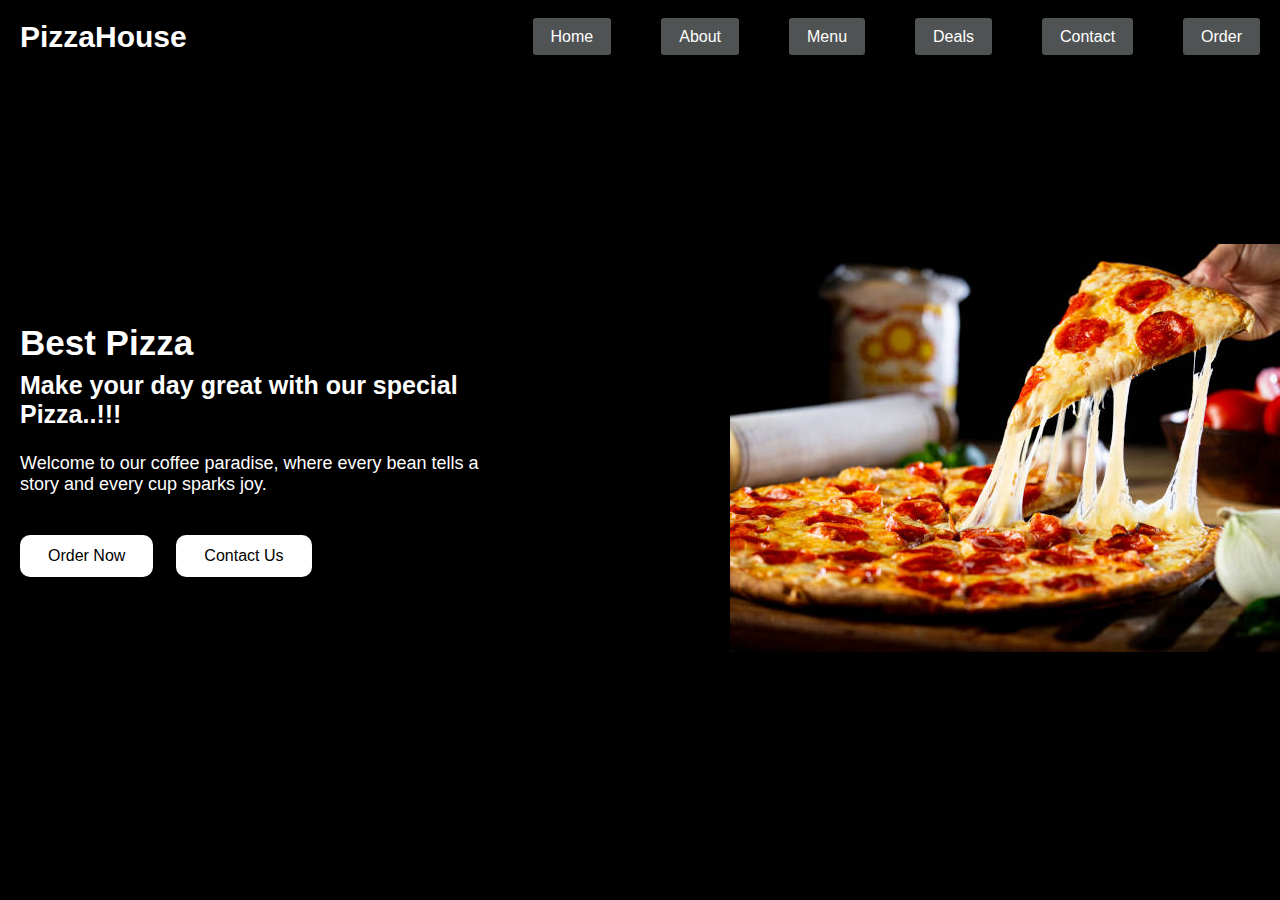
<file: index.html>
<!DOCTYPE html>
<html lang="en">
<head>
    <meta charset="UTF-8">
    <meta name="viewport" content="width=device-width, initial-scale=1.0">
    <title>Pizza Shop project</title>
    <link rel="stylesheet" href="styles/style.css">
</head>
<body>
    <header>
        <nav class="navbar section-content">
            <a href="#" class="nav-logo">
                <h2 class="logo-text">PizzaHouse</h2>
            </a>
            <ul class="nav-menu">
                <li class="nav-item">
                    <a href="#" class="nav-link">Home</a>
                </li>
                <li class="nav-item">
                    <a href="#" class="nav-link">About</a>
                </li>
                <li class="nav-item">
                    <a href="#" class="nav-link">Menu</a>
                </li>
                <li class="nav-item">
                    <a href="#" class="nav-link">Deals</a>
                </li>
                <li class="nav-item">
                    <a href="#" class="nav-link">Contact</a>
                </li>
                <li class="nav-item">
                    <a href="#" class="nav-link">Order</a>
                </li>
            </ul>
        </nav>
    </header>

    <main>
        <section class="hero-section">
            <div class="section-content">
                <div class="hero-details">
                   <h2 class="title">Best Pizza</h2>
                   <h3 class="subtitle">Make your day great with our special Pizza..!!!</h3>
                   <p class="description">Welcome to our coffee paradise, where 
                    every bean tells a story and every cup sparks joy.</p>

                    <div class="buttons">
                        <a href="" class="button order-now">Order Now</a>
                        <a href="" class="button Contact-us">Contact Us</a>
                    </div>
                </div>

                <div class="hero-image-wrapper">
                    <img src="images/pizza home page image.jpg" alt="" class="hero-image">
                </div>
            </div>
        </section>
    </main>
</body>
</html>
</file>
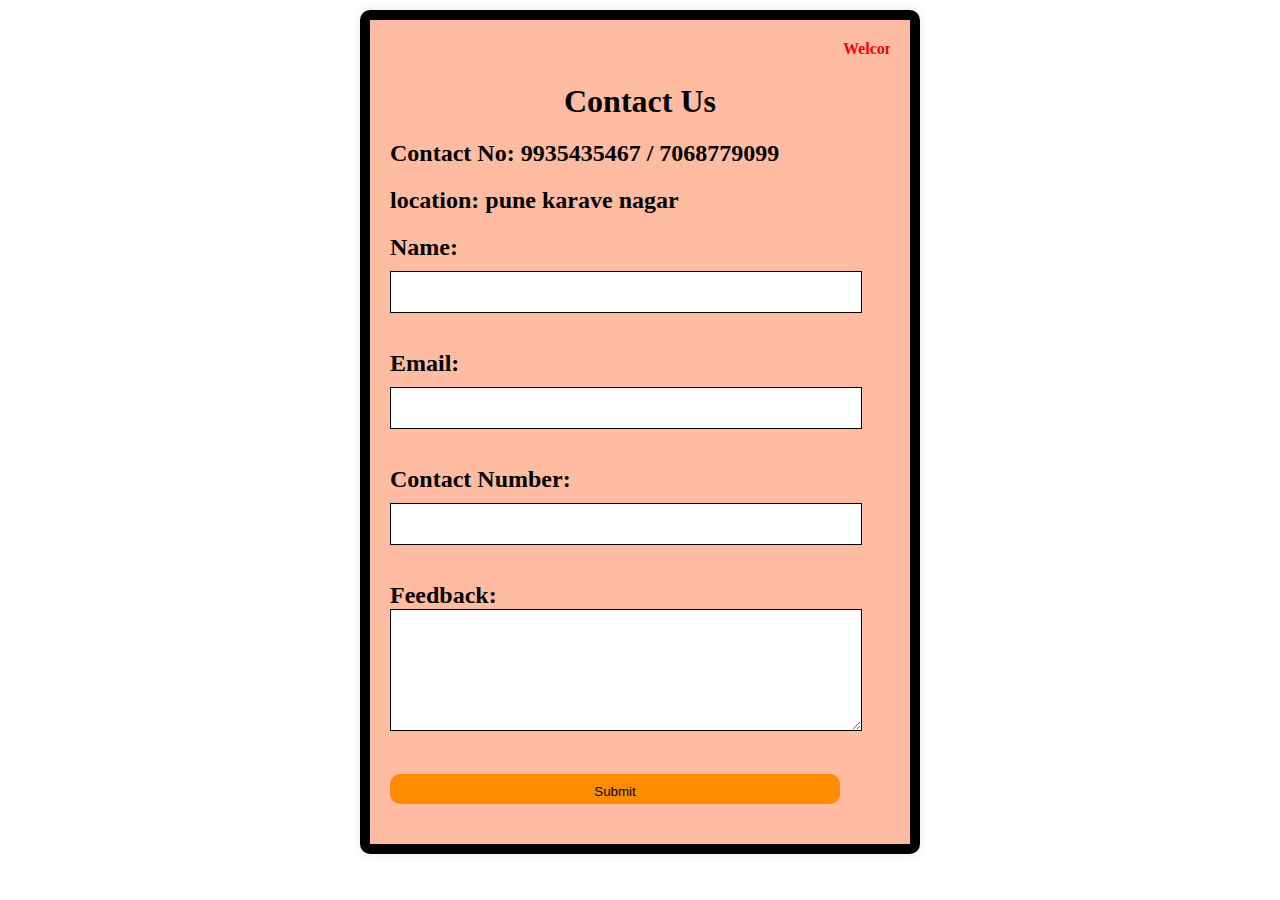
<file: contact.html>
<!DOCTYPE html>
<html>
<head>
	<title>Contact Us</title>
	<link rel="stylesheet" href="./contact.css">
</head>
<body>
	<div class="contact-container">
                 <marquee  behavior="scroll" direction="left" style="color: #FF0000;"><b>Welcome to our Contact Us page! Pizza Bite Open                   Timing: Monday> - Thursday: 11am to 10pm, Friday - Saturday: 11am to 11pm, Sunday: 12pm to 9pm</b></marquee>
		<h1><b>Contact Us</b></h1>
                                   <h2>Contact No: 9935435467 / 7068779099</h2>
                                    <h2>location:  pune karave nagar<h2>

		<form>
			<label for="name">Name:</label>
			<input type="text" id="name" name="name"><br><br>
			<label for="email">Email:</label>
			<input type="email" id="email" name="email"><br><br>
                                                    <label for="contact number">Contact Number:</label>
			<input type="text" id="contact number" name="contact number"><br><br
			<label for="feedback">Feedback:</label>
			<textarea id="feedback" name="feedback"></textarea><br><br>
			<input type="submit" value="Submit">
		</form>
	</div>
</body>
</html>
</file>
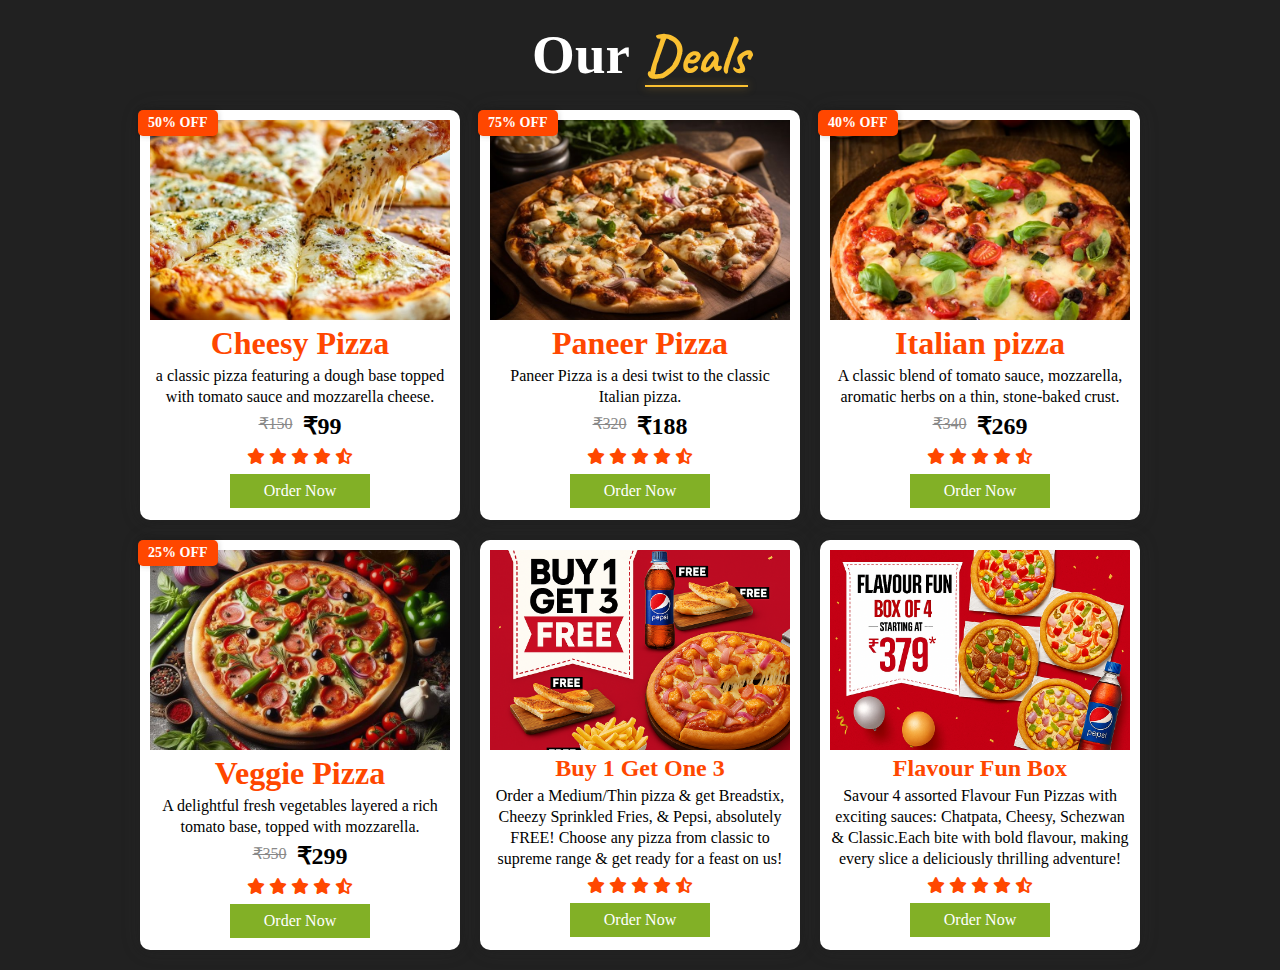
<file: pages/deal.html>
<!DOCTYPE html>
<html lang="en">

<head>
    <meta charset="UTF-8">
    <meta name="viewport" content="width=device-width, initial-scale=1.0">
    <title>Deals</title>
    <link rel="stylesheet" href="../styles/deal.css">
    <link rel="stylesheet" href="https://cdnjs.cloudflare.com/ajax/libs/font-awesome/6.7.2/css/all.min.css">
</head>

<body>
    <h1 class="main-heading">Our<span>Deals</span></h1>
    <div class="cards-container">
        <div class="card">
            <div class="image-container">
                <img src="../images/Cheesy Pizza.jpg">
            </div>
            <div class="small-card">
                <i class="fa-solid fa-heart"></i>
            </div>
            <div class="menu-info">
                <h2>Cheesy Pizza</h2>
                <P>a classic pizza featuring a dough base topped with tomato sauce and mozzarella cheese.</P>
                <div class="price">
                    <span><del>₹150</del></span>
                    <h3>₹99</h3>
                </div>

                <div class="menu-icon">
                    <i class="fa-solid fa-star"></i>
                    <i class="fa-solid fa-star"></i>
                    <i class="fa-solid fa-star"></i>
                    <i class="fa-solid fa-star"></i>
                    <i class="fa-solid fa-star-half-stroke"></i>
                </div>
                <a href="./order.html" class="menu_btn">Order Now</a>
            </div>
            <div class="offer">
                <span>50% OFF</span>
            </div>
        </div>
           <div class="card">
            <div class="image-container">
                <img src="../images/Paneer  Pizza.jpg">
            </div>
            <div class="small-card">
                <i class="fa-solid fa-heart"></i>
            </div>
            <div class="menu-info">
                <h2>Paneer Pizza</h2>
                <P>Paneer Pizza is a desi twist to the classic Italian pizza.</P>
                <div class="price">
                    <span><del>₹320</del></span>
                    <h3>₹188</h3>
                </div>

                <div class="menu-icon">
                    <i class="fa-solid fa-star"></i>
                    <i class="fa-solid fa-star"></i>
                    <i class="fa-solid fa-star"></i>
                    <i class="fa-solid fa-star"></i>
                    <i class="fa-solid fa-star-half-stroke"></i>
                </div>
                <a href="./order.html" class="menu_btn">Order Now</a>
            </div>
            <div class="offer">
                <span>75% OFF</span>
            </div>
        </div>

        <div class="card">
            <div class="image-container">
                <img src="../images/Italian Pizza.jpg">
            </div>
            <div class="small-card">
                <i class="fa-solid fa-heart"></i>
            </div>
            <div class="menu-info">
                <h2>Italian pizza</h2>
                <P>A classic blend of tomato sauce, mozzarella, aromatic herbs on a thin, stone-baked crust.</P>
                <div class="price">
                    <span><del>₹340</del></span>
                    <h3>₹269</h3>
                </div>

                <div class="menu-icon">
                    <i class="fa-solid fa-star"></i>
                    <i class="fa-solid fa-star"></i>
                    <i class="fa-solid fa-star"></i>
                    <i class="fa-solid fa-star"></i>
                    <i class="fa-solid fa-star-half-stroke"></i>
                </div>
                <a href="./order.html" class="menu_btn">Order Now</a>
            </div>
            <div class="offer">
                <span>40% OFF</span>
            </div>
        </div>

        <div class="card">
            <div class="image-container">
                <img src="../images/Veggie  Pizza.jpg">
            </div>
            <div class="small-card">
                <i class="fa-solid fa-heart"></i>
            </div>
            <div class="menu-info">
                <h2>Veggie Pizza</h2>
                <P>A delightful fresh vegetables layered a rich tomato base, topped with mozzarella.</P>
                <div class="price">
                    <span><del>₹350</del></span>
                    <h3>₹299</h3>
                </div>

                <div class="menu-icon">
                    <i class="fa-solid fa-star"></i>
                    <i class="fa-solid fa-star"></i>
                    <i class="fa-solid fa-star"></i>
                    <i class="fa-solid fa-star"></i>
                    <i class="fa-solid fa-star-half-stroke"></i>
                </div>
                <a href="./order.html" class="menu_btn">Order Now</a>
            </div>
            <div class="offer">
                <span>25% OFF</span>
            </div>
        </div>

        <div class="card">
            <div class="image-container">
                <img src="../images/offer.png">
            </div>
            <div class="small-card">
                <i class="fa-solid fa-heart"></i>
            </div>
            <div class="menu-info">
                <h4>Buy 1 Get One 3</h4>
                <P>Order a Medium/Thin pizza & get Breadstix, Cheezy Sprinkled Fries, & Pepsi,
                    absolutely FREE! Choose any pizza from classic to supreme range & get ready for a feast on us!</P>


                <div class="menu-icon">
                    <i class="fa-solid fa-star"></i>
                    <i class="fa-solid fa-star"></i>
                    <i class="fa-solid fa-star"></i>
                    <i class="fa-solid fa-star"></i>
                    <i class="fa-solid fa-star-half-stroke"></i>
                </div>
                <a href="./order.html" class="menu_btn">Order Now</a>
            </div>
        </div>

        <div class="card">
            <div class="image-container">
                <img src="../images/offer 2.png">
            </div>
            <div class="small-card">
                <i class="fa-solid fa-heart"></i>
            </div>
            <div class="menu-info">
                <h4>Flavour Fun Box </h4>
                <P>Savour 4 assorted Flavour Fun Pizzas with exciting sauces: Chatpata, Cheesy, Schezwan & Classic.Each bite with bold flavour, making every slice a deliciously thrilling adventure!</P>


                <div class="menu-icon">
                    <i class="fa-solid fa-star"></i>
                    <i class="fa-solid fa-star"></i>
                    <i class="fa-solid fa-star"></i>
                    <i class="fa-solid fa-star"></i>
                    <i class="fa-solid fa-star-half-stroke"></i>
                </div>
                <a href="./order.html" class="menu_btn">Order Now</a>
            </div>
        </div>
    </div>
</body>

</html>
</file>
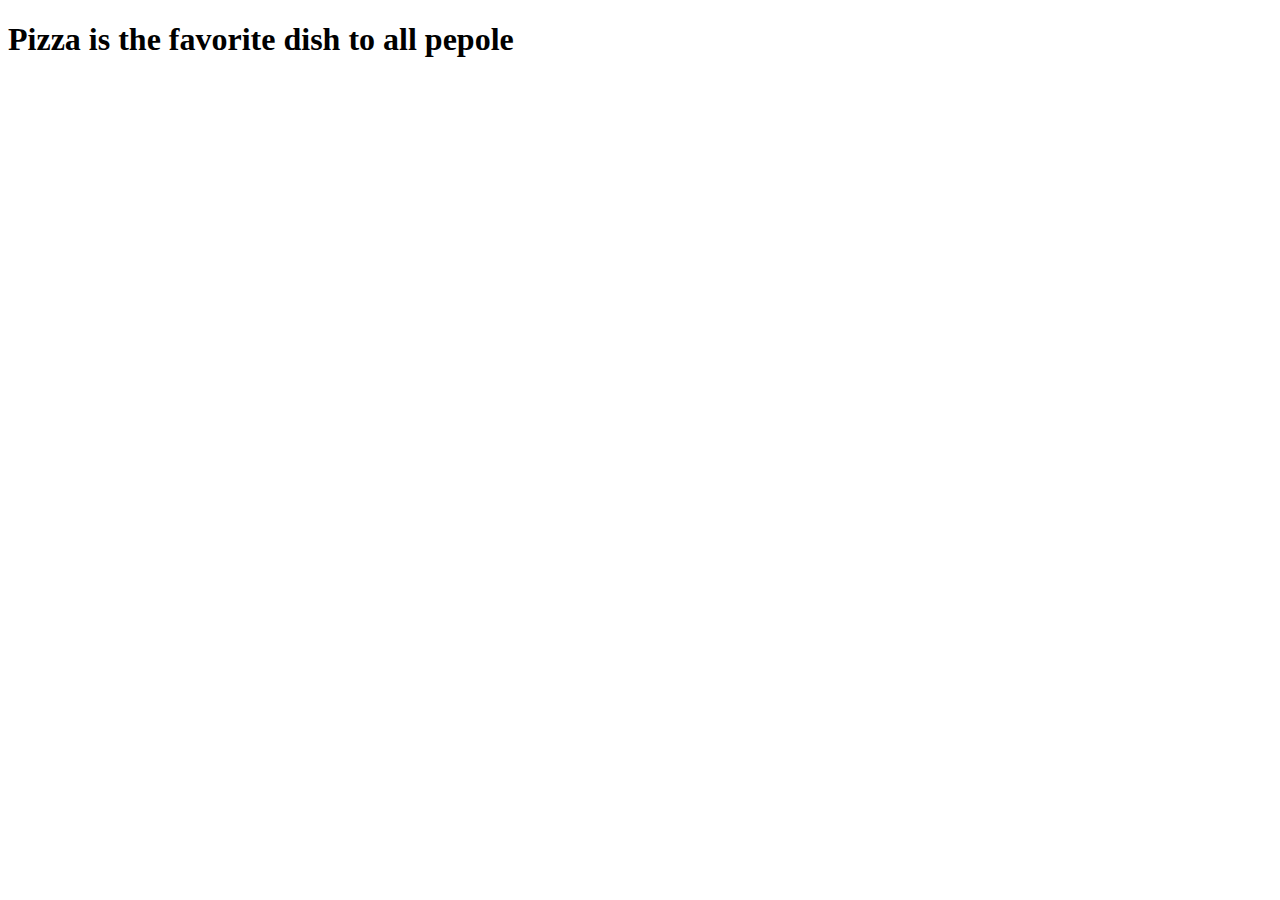
<file: pages/information .html>
<!DOCTYPE html>
<html lang="en">
<head>
    <meta charset="UTF-8">
    <meta name="viewport" content="width=device-width, initial-scale=1.0">
    <title>Information Pizza</title>
</head>
<body>
    <h1>Pizza is the favorite dish to all pepole</h1>
</body>
</html>
</file>
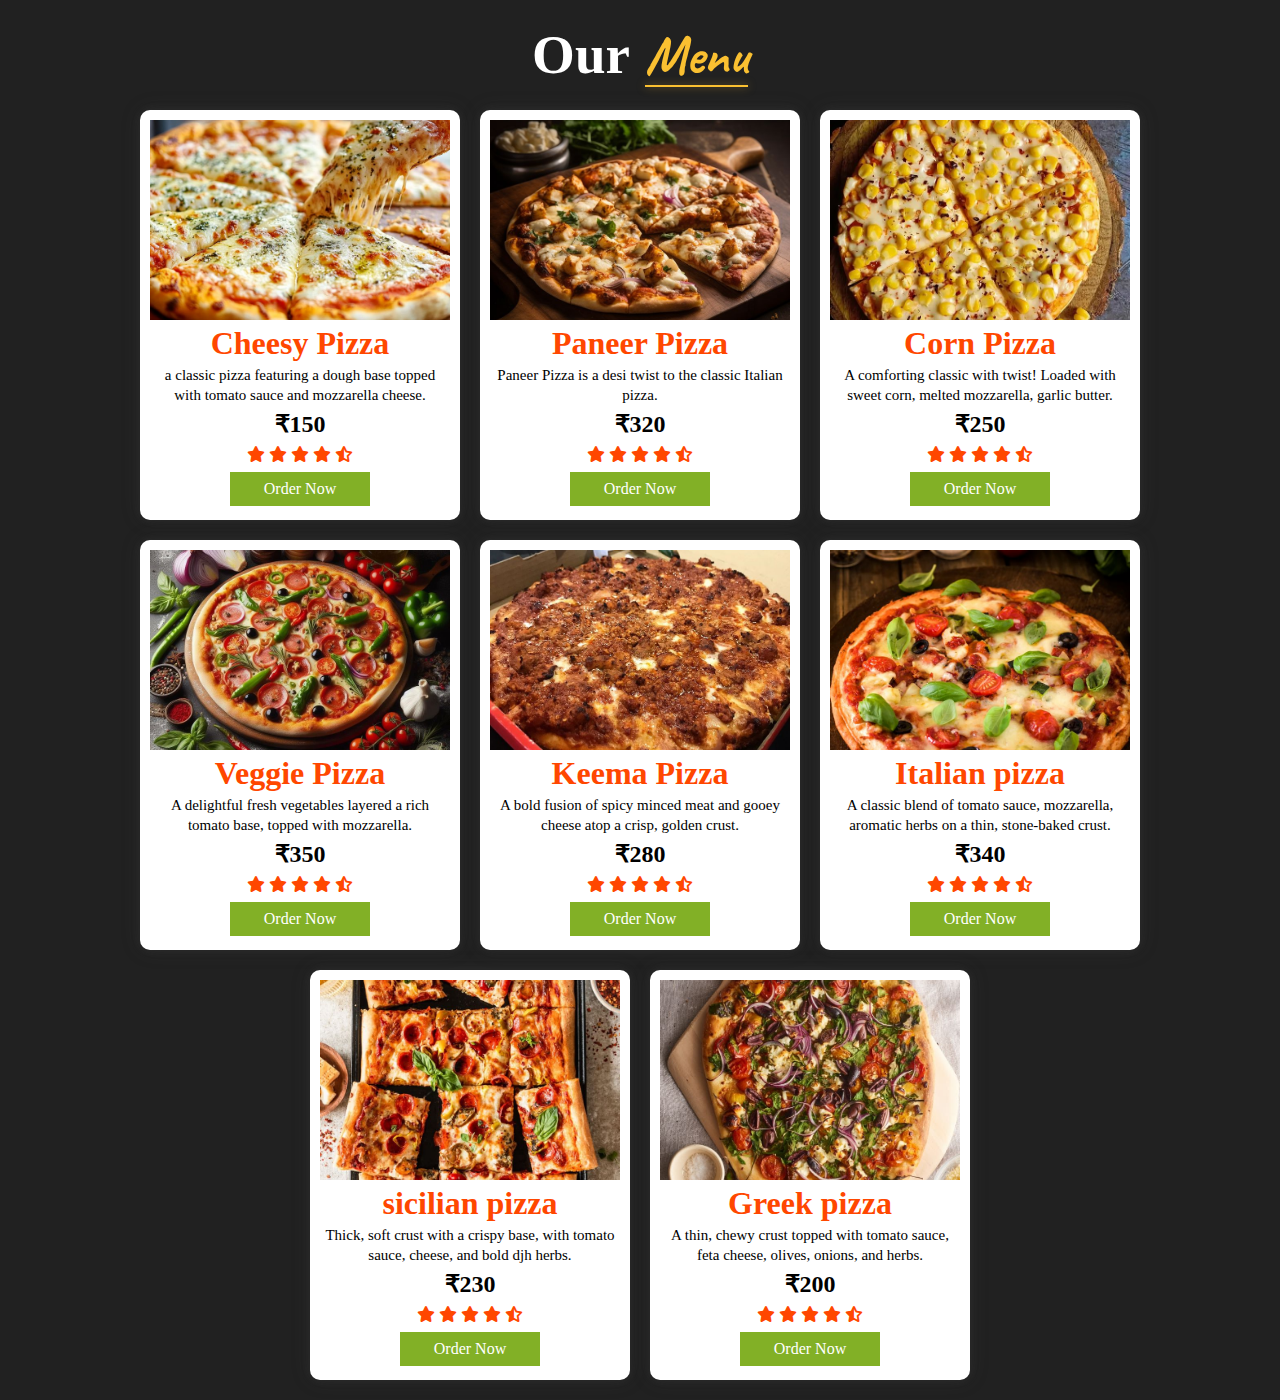
<file: pages/menu.html>
<!DOCTYPE html>
<html lang="en">
<head>
    <meta charset="UTF-8">
    <meta name="viewport" content="width=device-width, initial-scale=1.0">
    <title>Menu</title>
    <link rel="stylesheet" href="../styles/menu.css">
     <link rel="stylesheet" href="https://cdnjs.cloudflare.com/ajax/libs/font-awesome/6.7.2/css/all.min.css">
 </head>
<body>
       <h1 class="main-heading">Our<span>Menu</span></h1>
        <div class="cards-container">
        <div class="card">
            <div class="image-container">
                <img src="../images/Cheesy Pizza.jpg">
            </div>
            <div class="small-card">
                <i class="fa-solid fa-heart"></i>
            </div>
            <div class="menu-info">
                <h2>Cheesy Pizza</h2>
                <P> a classic pizza featuring a dough base topped with tomato sauce and mozzarella cheese.</P>
                <h3>₹150</h3>
                <div class="menu-icon">
                    <i class="fa-solid fa-star"></i>
                    <i class="fa-solid fa-star"></i>
                    <i class="fa-solid fa-star"></i>
                    <i class="fa-solid fa-star"></i>
                    <i class="fa-solid fa-star-half-stroke"></i>
                </div>
                <a href="./order.html" class="menu_btn">Order Now</a>
            </div>
        </div>
    
      
        <div class="card">
            <div class="image-container">
                <img src="../images/Paneer  Pizza.jpg">
            </div>
            <div class="small-card">
                <i class="fa-solid fa-heart"></i>
            </div>
            <div class="menu-info">
                <h2>Paneer Pizza</h2>
                <P>Paneer Pizza is a desi twist to the classic Italian pizza.</P>
                <h3>₹320</h3>
                <div class="menu-icon">
                    <i class="fa-solid fa-star"></i>
                    <i class="fa-solid fa-star"></i>
                    <i class="fa-solid fa-star"></i>
                    <i class="fa-solid fa-star"></i>
                    <i class="fa-solid fa-star-half-stroke"></i>
                </div>
                <a href="./order.html" class="menu_btn">Order Now</a>
            </div>
        </div>   

      
        <div class="card">
            <div class="image-container">
                <img src="../images/corn pizza.jpg">
            </div>
            <div class="small-card">
                <i class="fa-solid fa-heart"></i>
            </div>
            <div class="menu-info">
                <h2>Corn Pizza</h2>
                <P>A comforting classic with twist! Loaded with sweet corn, melted mozzarella, garlic butter.</P>
                <h3>₹250</h3>
                <div class="menu-icon">
                    <i class="fa-solid fa-star"></i>
                    <i class="fa-solid fa-star"></i>
                    <i class="fa-solid fa-star"></i>
                    <i class="fa-solid fa-star"></i>
                    <i class="fa-solid fa-star-half-stroke"></i>
                </div>
                <a href="./order.html" class="menu_btn">Order Now</a>
            </div>
        </div>
       
         <div class="card">
            <div class="image-container">
                <img src="../images/Veggie  Pizza.jpg">
            </div>
            <div class="small-card">
                <i class="fa-solid fa-heart"></i>
            </div>
            <div class="menu-info">
                <h2>Veggie Pizza</h2>
                <P>A delightful fresh vegetables layered a rich tomato base, topped with mozzarella.</P>
                <h3>₹350</h3>
                <div class="menu-icon">
                    <i class="fa-solid fa-star"></i>
                    <i class="fa-solid fa-star"></i>
                    <i class="fa-solid fa-star"></i>
                    <i class="fa-solid fa-star"></i>
                    <i class="fa-solid fa-star-half-stroke"></i>
                </div>
                <a href="./order.html" class="menu_btn">Order Now</a>
            </div>
        </div>

         <div class="card">
            <div class="image-container">
                <img src="../images/keema pizza.jpg">
            </div>
            <div class="small-card">
                <i class="fa-solid fa-heart"></i>
            </div>
            <div class="menu-info">
                <h2>Keema Pizza</h2>
                <P>A bold fusion of spicy minced meat and gooey cheese atop a crisp, golden crust.</P>
                <h3>₹280</h3>
                <div class="menu-icon">
                    <i class="fa-solid fa-star"></i>
                    <i class="fa-solid fa-star"></i>
                    <i class="fa-solid fa-star"></i>
                    <i class="fa-solid fa-star"></i>
                    <i class="fa-solid fa-star-half-stroke"></i>
                </div>
                <a href="./order.html" class="menu_btn">Order Now</a>
            </div>
        </div>


         <div class="card">
            <div class="image-container">
                <img src="../images/Italian Pizza.jpg">
            </div>
            <div class="small-card">
                <i class="fa-solid fa-heart"></i>
            </div>
            <div class="menu-info">
                <h2>Italian pizza</h2>
                <P>A classic blend of tomato sauce, mozzarella, aromatic herbs on a thin, stone-baked crust.</P>
                <h3>₹340</h3>
                <div class="menu-icon">
                    <i class="fa-solid fa-star"></i>
                    <i class="fa-solid fa-star"></i>
                    <i class="fa-solid fa-star"></i>
                    <i class="fa-solid fa-star"></i>
                    <i class="fa-solid fa-star-half-stroke"></i>
                </div>
                <a href="./order.html" class="menu_btn">Order Now</a>
            </div>
        </div>
        
         <div class="card">
            <div class="image-container">
                <img src="../images/Sicilian Pizza.jpg">
            </div>
            <div class="small-card">
                <i class="fa-solid fa-heart"></i>
            </div>
            <div class="menu-info">
                <h2>sicilian pizza</h2>
                <P>Thick, soft crust with a crispy base, with tomato sauce, cheese, and bold djh herbs.</P>
                <h3>₹230</h3>
                <div class="menu-icon">
                    <i class="fa-solid fa-star"></i>
                    <i class="fa-solid fa-star"></i>
                    <i class="fa-solid fa-star"></i>
                    <i class="fa-solid fa-star"></i>
                    <i class="fa-solid fa-star-half-stroke"></i>
                </div>
                <a href="./order.html" class="menu_btn">Order Now</a>
            </div>
        </div>

         <div class="card">
            <div class="image-container">
                <img src="../images/Greek Pizza.jpg">
            </div>
            <div class="small-card">
                <i class="fa-solid fa-heart"></i>
            </div>
            <div class="menu-info">
                <h2>Greek pizza</h2>
                <P>A thin, chewy crust topped with tomato sauce, feta cheese, olives, onions, and herbs.</P>
                <h3>₹200</h3>
                <div class="menu-icon">
                    <i class="fa-solid fa-star"></i>
                    <i class="fa-solid fa-star"></i>
                    <i class="fa-solid fa-star"></i>
                    <i class="fa-solid fa-star"></i>
                    <i class="fa-solid fa-star-half-stroke"></i>
                </div>
                <a href="./order.html" class="menu_btn">Order Now</a>
            </div>
        </div>
    </div>
</body>
</html>
</file>
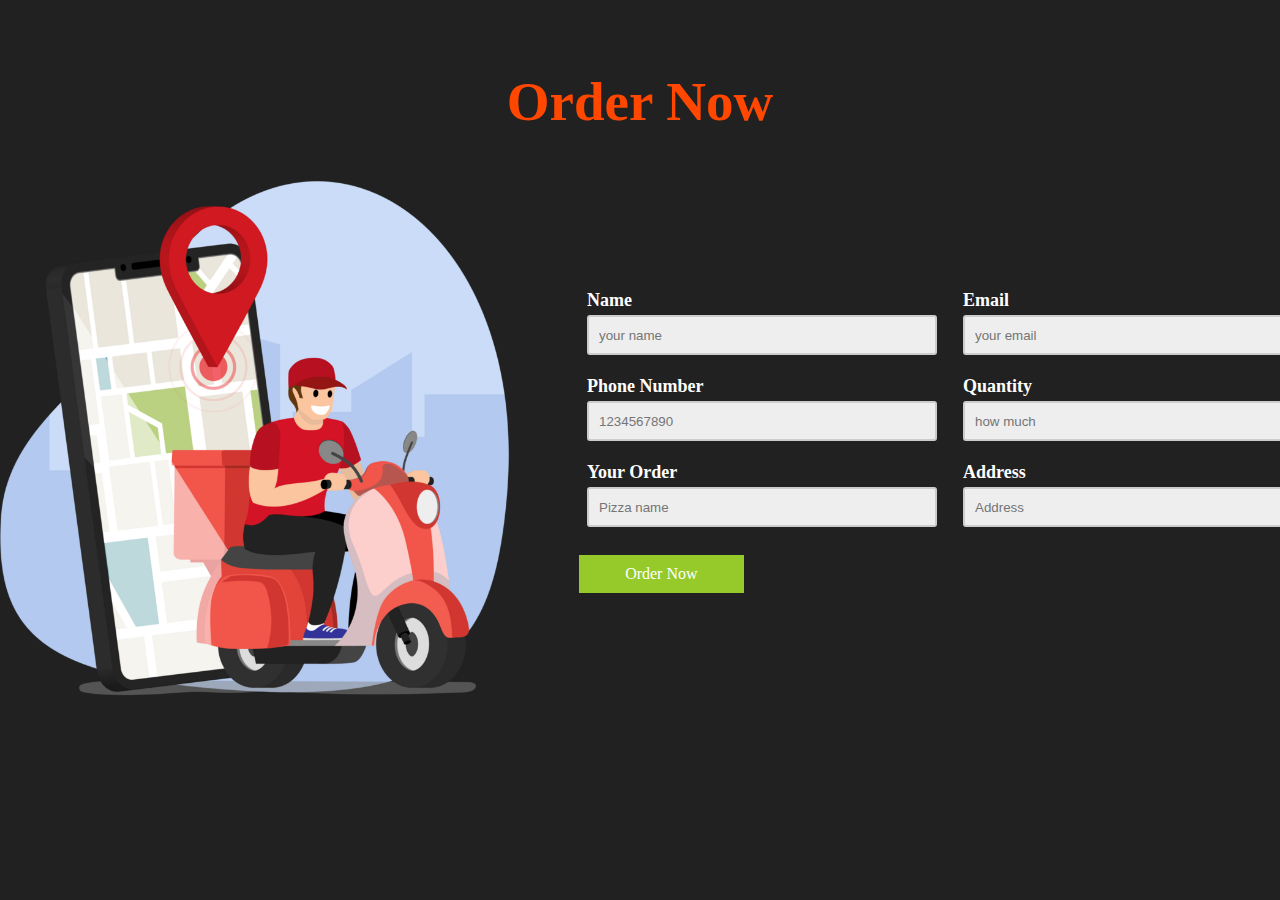
<file: pages/order.html>
<!DOCTYPE html>
<html lang="en">
<head>
    <meta charset="UTF-8">
    <meta name="viewport" content="width=device-width, initial-scale=1.0">
    <title>order page</title>
    <link rel="stylesheet" href="../styles/order.css">
</head>
<body>
    <div class="order" id="Order">
        <h1>Order Now</h1>

        <div class="main-order">

            <div class="main-img">
            <img src="../images/food1.png">
        </div>

        <form action="#">

            <div class="input">
                <p>Name</p>
                <input type="text" placeholder="your name">

            </div>

            <div class="input">
                <p>Email</p>
                <input type="text" placeholder="your email">
                
            </div>

            <div class="input">
                <p>Phone Number</p>
                <input type="text" placeholder="1234567890">
                
            </div>

            <div class="input">
                <p>Quantity</p>
                <input type="number" placeholder="how much">
                
            </div>

            <div class="input">
                <p>Your Order</p>
                <input type="text" placeholder="Pizza name">
                
            </div>


            <div class="input">
                <p>Address</p>
                <input type="text" placeholder="Address">
                
            </div>

            <a href="#" class="order-btn">Order Now</a>


        </form>
    </div>
    
</body>
</html>
</file>
<file: styles/style.css>
*{
    margin: 0;
    padding: 0;
    box-sizing: border-box;
    font-family: "Poppins", sans-serif;
}
ul
{
    list-style: none;
}
a
{
    text-decoration: none;
}
button
{
    cursor: pointer;
    border: none;
    background: none;
}
image
{
    width: 100%;
}
.section-content
{
    margin: 0 auto;
    padding: 0 20px;
}
header
{
    position: fixed;
    width: 100%;
    z-index: 5;
    background-color: black;
}
header .navbar
{
    display: flex;
    padding: 20px;
    align-items: center;
    justify-content: space-between;
}
.navbar .nav-logo .logo-text
{
    color: white;
    font-size: 30px;
    font-weight: 20px;
}
.navbar .nav-menu
{
    display: flex;
    gap: 50px;
}
.navbar .nav-menu .nav-link
{
    padding: 10px 18px;
    color: white;
    background-color: rgb(80, 83, 83);
    border-radius:3px;
    transition: 0.3s ease;
}
.navbar .nav-menu .nav-link:hover
{
    color: azure;
    background-color: aquamarine;
}



.hero-section
{
    min-height: 100vh;
    background-color: black;
}

.hero-section .section-content
{
    display: flex;
    align-items: center;
    min-height: 100vh;
    color:white;
    justify-content: space-between;
}

.hero-section .hero-details .title
{
    font-size: 35px;
    color: white;
    font-family:"miniver",sans-serif;
}
.hero-section .hero-details .subtitle 
{
    margin-top: 8px;
    max-width: 70%;
    font-size: 25px;
    font-weight: 30px;
}
.hero-section .hero-details .description
{
    max-width: 70%;
    margin: 24px 0 40px;
    font-size: 18px;
}
.hero-section .hero-details .buttons
{ 
  display: flex;
  gap: 23px;  
}
.hero-section .hero-details .button:hover
{
    color: black;
    background-color: orange;
    border-color:white;
}

.hero-section .hero-details .button
{
    padding:10px 26px;
    background-color:white;
    color: black;
    border-radius: 10px;
    border: 2px solid transparent;
}

.hero-section .hero-image-wrapper
{
    max-width: 500px;
    margin-right: 30px;
}



@media screen and (max-width:900px)
{
  .navbar .nav-menu
  {
    display: block;
    position: fixed;
    left: 0;
    top: 0;
    width: 300px;
    height: 100%;
    background-color: brown;
}
.navbar .nav-menu .nav-link
{
    color:white;
    font-size: 20px;
}

}
</file>
<file: contact.css>
body {
  background-image: url(file:///C:/Users/Dell/Downloads/Pizza%20%F0%9F%8D%95.jpeg);
  background-size: cover;
  background-position: center;
  background-attachment: fixed;
  height: 80vh;
  margin: 0;
}

.contact-container {
  width: 500px;
  margin: 10px auto;
  padding: 20px;
  background-color: rgba(255, 160, 122, 0.7);
  border: 10px solid #000;
  border-radius: 10px;
  box-shadow: 0 0 10px rgba(0, 0, 0, 0.1);
}

.contact-container h1 {
  text-align: center;
  margin-bottom: 10px;
  color: #000;
}

.contact-container form {
  margin-top: 15px;
}

.contact-container label {
  display: block;
  margin-bottom: 10px;
  color: #000;
}

.contact-container input[type="text"], .contact-container input[type="email"], .contact-container textarea {
  width: 90%;
  height: 20px;
  margin-bottom: 10px;
  padding: 10px;
  border: 1px solid #000;
  background-color: #fff;
  color: #000;
}

.contact-container input[type="text"]:focus, .contact-container input[type="email"]:focus, .contact-container textarea:focus {
  outline: none;
  border-color: #FF8C00;
  box-shadow: 0 0 10px rgba(255, 140, 0, 0.5);
}

.contact-container textarea {
  height: 100px;
}

.contact-container input[type="submit"] {
  width: 90%;
  height: 30px;
  background-color: #FF8C00;
  color: #000;
  padding: 10px;
  border: none;
  border-radius: 10px;
  cursor: pointer;
}

.contact-container input[type="submit"]:hover {
  background-color: #FFA07A;
}
</file>
<file: styles/deal.css>
@import url('https://fonts.googleapis.com/css2?family=Caveat:wght@400..700&display=swap');
* {
    padding: 0;
    margin: 0;
}

body {
    height: 100%;
    width: 100%;
    background-color: #212121;
    margin-top:20px;
    scroll-behavior: smooth;
}

.main-heading {
    text-align: center;
    font-size: 55px;
    color: #fff;
}

.main-heading span {
    color: #fac031;
    margin-left: 15px;
    font-family: "Caveat", cursive;
    display: inline-block;
    position: relative;
}


.main-heading span::after {
  content: "";
  position: absolute;
  left: 0;
  bottom: 3px;
  height: 2px;
  width: 100%;
  background: #fac031;
  box-shadow: 0 0 8px #fac03180;
}

.cards-container {
    display: flex;
    flex-direction: row;
    flex-wrap: wrap;
    justify-content: center;
    align-items: center;
    width: 95%;
    margin: 10px auto;
}

.card {
    position: relative;
    width: 300px;
    height: 390px;
    padding: 10px;
    margin: 10px;
    background-color: #fff;
    box-shadow: 0 0 10px rgba(0, 0, 0, 0.2),
           0 0 20px rgba(77, 75, 75, 0.2);
    border-radius: 10px;
    transition: all 0.3s ease;
}

.image-container {
    height: 200px;
    width: 300px;
    overflow: hidden;
}

.image-container img {
    height: 100%;
    width: 100%;
    padding: auto;
    object-fit: cover;
    object-position: center;
    transition: all 0.5s ease;
}

.image-container img:hover {
    transform: scale(1.1);
}

.small-card {
    width: 45px;
    height: 45px;
    float: right;
    position: absolute;
    top: 15px;
    right: 10px;
    opacity: 0;
    border-radius: 7px;
    transition: 0.3s;
}

.card:hover .small-card {
    opacity: 1;
}

.small-card i {
    font-size: 25px;
    color: #000;
    cursor: pointer;
    text-shadow: 0 0 6px #000;
    transition: 0.2s;
}

.small-card i:hover {
    color:red;
}


.menu-info h2 {
    width: 60%;
    text-align: center;
    margin: 5px auto 0 auto;
    font-size: 2em;
    color: #ff4700;
}

.menu-info p {
    text-align: center;
    line-height: 21px;
    margin-top: 3px;
    font-size: 16px;
    font-weight: 300;
}

.price {
    display: flex;
    align-items: center;
    justify-content: center;
    gap: 10px;
}

.price span del {
    color: #888;
    font-size: 1rem;
    text-align: center;
}

.price h3 {
    text-align: center;
    margin-top: 5px;
    font-size: 1.5em;
}

.menu-info .menu-icon {
    text-align: center;
    color: #ff4700;
    margin: 8px 0 8px 0;
}

.menu-info .menu_btn {
    display: flex;
    justify-content: center;
    align-items: center;
    text-decoration: none;
    color: #fff;
    background: #82b026;
    padding: 8px 9px;
    margin: 0 80px;
    transition: 0.3s;
}

.menu_btn:hover {
    background: #e5ac1b;
    color: #fff;
    transform: scale(1.05);
}


.offer {
    position: absolute;
    top: 0px;
    left: -2px;
    background-color: #ff4700;
    color: #fff;
    padding: 5px 10px;
    border-radius: 5px;
    font-size: 14px;
    font-weight: bold;
    box-shadow: 0 0 6px rgba(0, 0, 0, 0.2);
}

 h4 {
    width: 60%;
    text-align: center;
    margin: 5px auto 0 auto;
    font-size: 1.5em;
    color: #ff4700;
}



@media screen and (max-width: 768px) {
  .cards-container {
    flex-direction: column;
    align-items: center;
  }

  .card {
    width: 90%;
    height: auto;
  }

  .image-container {
    width: 100%;
    height: auto;
  }

  .menu-info h2 {
    font-size: 1.6em;
  }

  .menu-info p {
    font-size: 15px;
  }

  .price h3 {
    font-size: 1.3em;
  }

  .menu-info .menu_btn {
    margin: 10px auto;
    padding: 8px 16px;
  }
}


@media screen and (max-width: 480px) {
  .main-heading {
    font-size: 40px;
  }

  .main-heading span {
    font-size: 38px;
  }

  .card {
    width: 95%;
    margin: 10px 0;
  }

  .menu-info h2 {
    font-size: 1.4em;
  }

  .menu-info p {
    font-size: 14px;
  }

  .price {
    flex-direction: column;
    gap: 4px;
  }

  .price span del, .price h3 {
    font-size: 1.2em;
  }

  .menu-info .menu_btn {
    width: 80%;
    margin: 10px auto;
    padding: 10px;
  }
}
</file>
<file: styles/menu.css>
@import url('https://fonts.googleapis.com/css2?family=Caveat:wght@400..700&display=swap');
* {
    padding: 0;
    margin: 0;
}

body {
    height: 100%;
    width: 100%;
    background-color: #212121;
    scroll-behavior: smooth;
}

.main-heading {
    text-align: center;
    font-size: 55px;
    color: #fff;
    margin-top: 20px;

}

.main-heading span {

    color: #fac031;
    margin-left: 15px;
    font-family: "Caveat", cursive;
    display: inline-block;
    position: relative;
}


.main-heading span::after {
  content: "";
  position: absolute;
  left: 0;
  bottom: 3px;
  height: 2px;
  width: 100%;
  background: #fac031;
  box-shadow: 0 0 8px #fac03180;
}




.cards-container {
    display: flex;
    flex-direction: row;
    flex-wrap: wrap;
    justify-content: center;
    align-items: center;
    width: 95%;
    margin: 10px auto;
}

.card {
    position: relative;
    width: 300px;
    height: 390px;
    padding: 10px;
    margin: 10px;
    background-color: #fff;
    box-shadow: 0 0 10px rgba(77, 75, 75, 0.2),
        0 0 20px rgba(77, 75, 75, 0.2);
    border-radius: 10px;
    transition: all 0.3s ease;

}

.image-container {
    height: 200px;
    width: 300px;
    overflow: hidden;

}

.image-container img {
    height: 100%;
    width: 100%;
    padding: auto;
    object-fit: cover;
    object-position: center;
    transition: all 0.5s ease;
}

.image-container img:hover {
    transform: scale(1.1);

}

.small-card {
    width: 45px;
    height: 45px;
    float: right;
    position: absolute;
    top: 15px;
    right: 10px;
    opacity: 0;
    border-radius: 7px;
    transition: 0.3s;
}

.card:hover .small-card {
    opacity: 1;
}

.small-card i {
    font-size: 25px;
    color: #000;
    cursor: pointer;
    text-shadow: 0 0 6px #000;
    transition: 0.2s;
}

.small-card i:hover {
    color: red;

}

.menu-info h2 {
    width: 60%;
    text-align: center;
    margin: 5px auto 0 auto;
    font-size: 2em;
    color: #ff4700;
}

.menu-info p {
    text-align: center;
    line-height: 20px;
    margin-top: 3px;
    font-size: 15px;
    font-weight: 300;

}

.menu-info h3 {
    text-align: center;
    margin-top: 5px;
    font-size: 1.5em;
}

.menu-info .menu-icon {
    text-align: center;
    color: #ff4700;
    margin: 8px 0 8px 0;
}

.menu-info .menu_btn {
    display: flex;
    justify-content: center;
    align-items: center;
    text-decoration: none;
    color: #fff;
    background: #82b026;
    padding: 8px 9px;
    margin: 0 80px;
    transition: 0.3s;
}

.menu_btn:hover {
    background: #e5ac1b;
    color: #fff;
    transform: scale(1.05);
}


@media screen and (max-width: 768px) {
  .main-heading {
    font-size: 42px;
  }

  .main-heading span {
    font-size: 36px;
  }

  .cards-container {
    flex-direction: column;
    align-items: center;
  }

  .card {
    width: 90%;
    height: auto;
  }

  .image-container {
    width: 100%;
    height: 180px;
  }

  .menu-info h2 {
    font-size: 1.6em;
  }

  .menu-info p {
    font-size: 14px;
  }

  .menu-info h3 {
    font-size: 1.3em;
  }

  .menu-info .menu_btn {
    margin: 10px auto;
    padding: 8px 16px;
    width: 70%;
  }
}


@media screen and (max-width: 480px) {
  .main-heading {
    font-size: 34px;
  }

  .main-heading span {
    font-size: 32px;
  }

  .card {
    width: 95%;
    margin: 12px 0;
  }

  .image-container {
    height: 160px;
  }

  .menu-info h2 {
    font-size: 1.4em;
  }

  .menu-info p {
    font-size: 13px;
    line-height: 1.4;
  }

  .menu-info h3 {
    font-size: 1.2em;
  }

  .menu-info .menu_btn {
    width: 80%;
    padding: 10px;
    font-size: 0.95em;
  }

  .menu-info .menu-icon {
    font-size: 0.9em;
  }

  .small-card {
    width: 40px;
    height: 40px;
    top: 10px;
    right: 10px;
  }

  .small-card i {
    font-size: 22px;
  }
}
</file>
<file: styles/order.css>
*{
    margin: 0;
    padding: 0;
    box-sizing: border-box;

}

body{
    width: 100%;
    height: 100vh;
    display: flex;
    align-items: center;
    justify-content: center;
    background-color: #212121;
}

.order{
    height:100% ;
    width:100vh ;
    padding: 70px 0;
    
}

.order h1{
    display: flex;
    align-items: center;
    justify-content: center;
    color: #ff4700;
    font-size: 55px;

}

.order h1:hover{
    color: #eeeeee;
}



.order .main-order{
    display: flex;
    align-items: center;
    justify-content: center;
    position: relative;
    gap: 20px;
    
}
.order .main-order .main-img img{
    width: 600px;
}


.order .main-order form{
    display: grid;
    grid-template-columns: 1fr 1fr;
    grid-gap: 0 10px;

}

.order .main-order form .input p{
    line-height: 30px;
    font-weight: bold;
    font-size: 18px;
    color:white
}

.order .main-order form .input{
    margin: 8px;
}

.order .main-order form .input input{
    width: 350px;
    height: 40px;
    padding: 0 10px;
    border: 2px  solid #cccccc;
    background-color: #eeeeee;
    outline: none;
    border-radius: 3px;
   
    
}

.order .main-order form .input input:focus{
    border: 2px solid #ff4700;
}

.order .main-order form .order-btn{
    padding: 10px 0;
    background-color: #95ca2a;
    color: rgb(255, 255, 255);
    width: 45%;
    text-align: center;
    margin-top: 20px;
    text-decoration: none;

}

.order .main-order form .order-btn:hover{
    background-color: #ff4700;
}


@media (min-width: 768px) {
    .order h1 {
        font-size: 65px; /* Slightly larger heading */
    }

    .order .main-order {
        flex-direction: column; /* Keep column for now, image on top of form */
        gap: 40px;
    }

    .order .main-order .main-img img {
        max-width: 500px; /* Adjust max width for tablet images */
    }

    .order .main-order form {
        grid-template-columns: 1fr 1fr; /* Reintroduce two columns for tablets */
        grid-gap: 0 20px; /* Adjust gap */
        max-width: 750px; /* Allow form to be wider */
    }

    .order .main-order form .input input {
        width: 100%; /* Keep 100% within its grid cell */
    }

    .order .main-order form .order-btn {
        width: 45%; /* Revert button width */
        grid-column: span 2; /* Make button span both columns */
        margin-left: auto;
        margin-right: auto;
    }
}

/* Large Screens (Desktops - 1024px and up) */
@media (min-width: 1024px) {
    .order {
        padding: 70px 0; /* Revert to original padding */
    }

    .order h1 {
        font-size: 55px; /* Revert to original heading size */
    }

    .order .main-order {
        flex-direction: row; /* Original side-by-side layout */
        gap: 20px; /* Revert to original gap */
    }

    .order .main-order .main-img img {
        width: 600px; /* Revert to original image width */
        max-width: none; /* Remove max-width constraint */
    }

    .order .main-order form {
        width: auto; /* Let content dictate width */
        max-width: none; /* Remove max-width constraint */
        grid-template-columns: 1fr 1fr; /* Keep two columns */
        grid-gap: 0 10px; /* Revert to original gap */
    }

    .order .main-order form .input input {
        width: 350px; /* Revert to original input width */
    }

    .order .main-order form .order-btn {
        width: 45%; /* Original button width */
        grid-column: auto; /* Reset grid column span if needed */
        margin-left: 0; /* Revert button positioning */
        margin-right: 0;
        display: inline-block; /* Revert display if needed */
    }
}

/* Extra Large Screens (Optional - 1440px and up) */
@media (min-width: 1440px) {
    /* You can add further optimizations for very large screens here if needed,
       e.g., increasing max-width of .order or .main-order for more content spacing. */
}

@media (min-width: 746px){
    .order h1 {
        font-size: 65px; /* Slightly larger heading */
    }

    .order .main-order {
        flex-direction: column; /* Keep column for now, image on top of form */
        gap: 40px;
    }

    .order .main-order .main-img img {
        max-width: 500px; /* Adjust max width for tablet images */
    }

    .order .main-order form {
        grid-template-columns: 1fr 1fr; /* Reintroduce two columns for tablets */
        grid-gap: 0 20px; /* Adjust gap */
        max-width: 750px; /* Allow form to be wider */
    }

    .order .main-order form .input input {
        width: 100%; /* Keep 100% within its grid cell */
    }

    .order .main-order form .order-btn {
        width: 45%; /* Revert button width */
        grid-column: span 2; /* Make button span both columns */
        margin-left: auto;
        margin-right: auto;
    }
}

/* Large Screens (Desktops - 1024px and up) */
@media (min-width: 1024px) {
    .order {
        padding: 70px 0; /* Revert to original padding */
    }

    .order h1 {
        font-size: 55px; /* Revert to original heading size */
    }

    .order .main-order {
        flex-direction: row; /* Original side-by-side layout */
        gap: 20px; /* Revert to original gap */
    }

    .order .main-order .main-img img {
        width: 600px; /* Revert to original image width */
        max-width: none; /* Remove max-width constraint */
    }

    .order .main-order form {
        width: auto; /* Let content dictate width */
        max-width: none; /* Remove max-width constraint */
        grid-template-columns: 1fr 1fr; /* Keep two columns */
        grid-gap: 0 10px; /* Revert to original gap */
    }

    .order .main-order form .input input {
        width: 350px; /* Revert to original input width */
    }

    .order .main-order form .order-btn {
        width: 45%; /* Original button width */
        grid-column: auto; /* Reset grid column span if needed */
        margin-left: 0; /* Revert button positioning */
        margin-right: 0;
        display: inline-block; /* Revert display if needed */
    }
}
</file>
